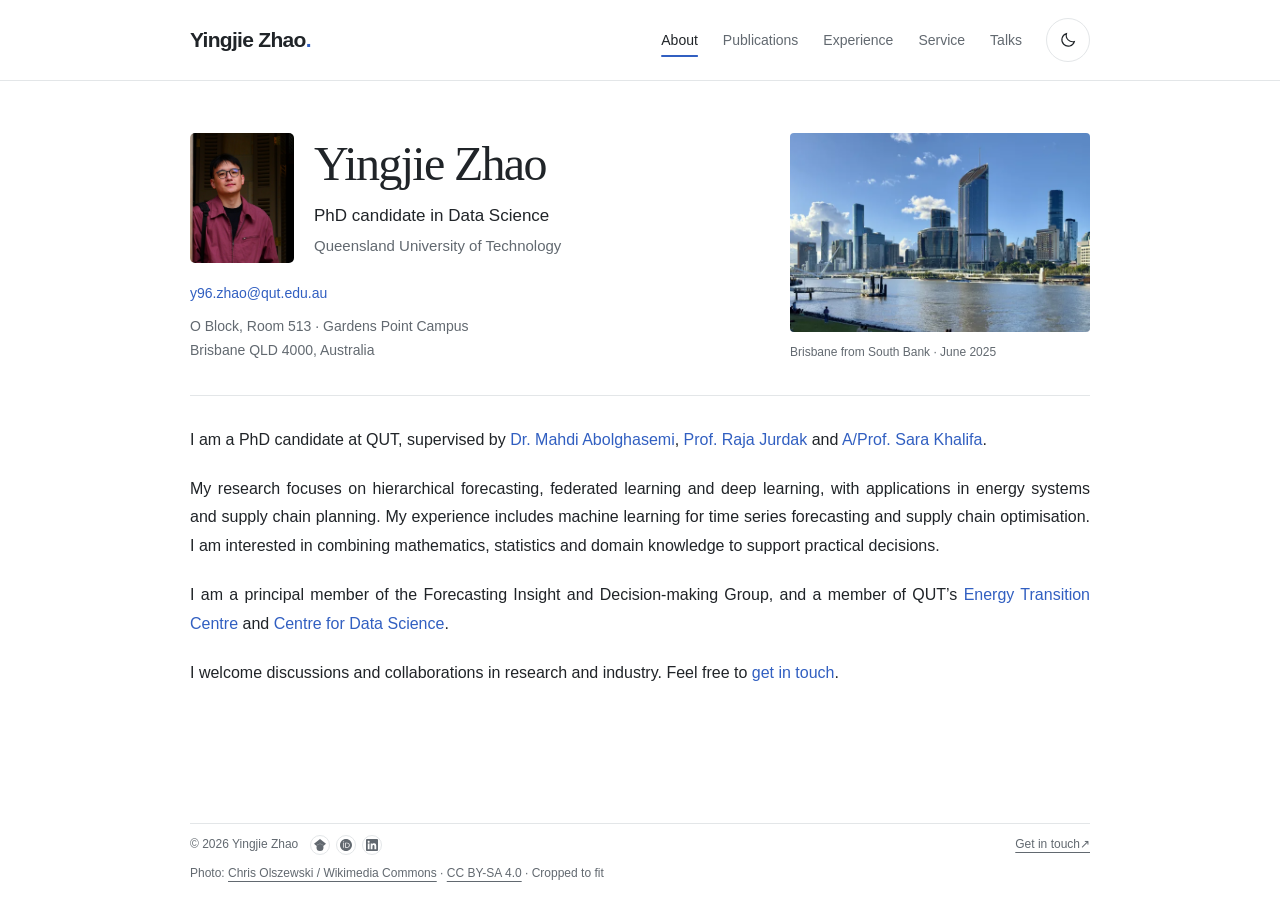
<file: index.html>
<!DOCTYPE html>
<html lang="en">
<head>
<meta charset="UTF-8">
<meta name="viewport" content="width=device-width, initial-scale=1">
<meta name="description" content="Yingjie Zhao — PhD candidate in Data Science at QUT, researching hierarchical forecasting, federated learning and deep learning.">
<meta name="theme-color" content="#ffffff">
<meta property="og:type" content="website">
<meta property="og:title" content="About — Yingjie Zhao">
<meta property="og:description" content="Yingjie Zhao — PhD candidate in Data Science at QUT, researching hierarchical forecasting, federated learning and deep learning.">
<meta property="og:url" content="https://y1ngjiezhao.github.io/">
<meta property="og:image" content="https://y1ngjiezhao.github.io/og.png">
<meta name="twitter:card" content="summary_large_image">
<link rel="canonical" href="https://y1ngjiezhao.github.io/">
<title>About — Yingjie Zhao</title>
<script src="./assets/theme.js"></script>
<link rel="stylesheet" href="./assets/site.css?v=20261113-footer20">
<script src="./assets/site.js" defer></script>
</head>
<body>
<a class="skip-link" href="#main-content">Skip to content</a>
<header class="nav-shell"><nav aria-label="Primary navigation">
<a class="brand" href="./" aria-label="Yingjie Zhao — About">Yingjie Zhao<span class="brand-dot">.</span></a>
<div class="nav-controls"><ul class="nav-links" id="navLinks"><li><a href="./" aria-current="page">About</a></li><li><a href="./publications/">Publications</a></li><li><a href="./experience/">Experience</a></li><li><a href="./service/">Service</a></li><li><a href="./talks/">Talks</a></li></ul>
<button class="theme-button" type="button" aria-label="Switch to dark mode" aria-pressed="false" hidden><svg class="moon" width="18" height="18" viewBox="0 0 24 24" fill="none" stroke="currentColor" stroke-width="1.5" aria-hidden="true"><path d="M20.5 14A8.5 8.5 0 0 1 10 3.5 8.5 8.5 0 1 0 20.5 14Z"/></svg><svg class="sun" width="18" height="18" viewBox="0 0 24 24" fill="none" stroke="currentColor" stroke-width="1.5" aria-hidden="true"><circle cx="12" cy="12" r="4"/><path d="M12 2v2m0 16v2M2 12h2m16 0h2M5 5l1.5 1.5m11 11L19 19M5 19l1.5-1.5m11-11L19 5"/></svg></button>
<button class="menu-button" type="button" aria-label="Open navigation" aria-controls="navLinks" aria-expanded="false" hidden>Menu</button></div>
</nav></header>
<main id="main-content" class="academic-home" tabindex="-1">
  <header class="about-header">
    <div class="about-identity">
      <div class="identity-row">
        <div class="portrait-frame"><img class="profile-photo" src="./avatar.jpg" alt="Portrait of Yingjie Zhao" width="112" height="112"></div>
        <div class="identity-copy">
          <h1 id="about-title">Yingjie Zhao</h1>
          <p class="academic-role">PhD candidate in Data Science</p>
          <p class="academic-affiliation">Queensland University of Technology</p>
        </div>
      </div>
      <div class="about-contact" id="contact">
        <a class="academic-email" href="mailto:y96.zhao@qut.edu.au">y96.zhao@qut.edu.au</a>
        <address>O Block, Room 513 · Gardens Point Campus<br>Brisbane QLD 4000, Australia</address>
      </div>
    </div>
    <figure class="landscape">
      <img src="./assets/brisbane-south-bank-2025-640.webp" srcset="./assets/brisbane-south-bank-2025-640.webp 640w, ./assets/brisbane-south-bank-2025-960.webp 960w" sizes="(max-width: 600px) calc(100vw - 40px), (max-width: 800px) 460px, 300px" alt="Brisbane CBD and Queen’s Wharf seen across the river from South Bank, photographed in June 2025" width="960" height="720" decoding="async" fetchpriority="high">
      <figcaption>Brisbane from South Bank · June 2025</figcaption>
    </figure>
  </header>
  <article class="about-body" aria-label="Biography">
<div class="academic-bio">
        <p>I am a PhD candidate at QUT, supervised by
          <a href="https://sites.google.com/view/mahdiabolghasemi" target="_blank" rel="noopener noreferrer">Dr. Mahdi Abolghasemi</a>,
          <a href="https://www.qut.edu.au/about/our-people/academic-profiles/r.jurdak" target="_blank" rel="noopener noreferrer">Prof. Raja Jurdak</a> and
          <a href="https://www.qut.edu.au/about/our-people/academic-profiles/sara.khalifa" target="_blank" rel="noopener noreferrer">A/Prof. Sara Khalifa</a>.</p>
        <p>My research focuses on hierarchical forecasting, federated learning and deep learning, with applications in energy systems and supply chain planning. My experience includes machine learning for time series forecasting and supply chain optimisation. I am interested in combining mathematics, statistics and domain knowledge to support practical decisions.</p>
        <p>I am a principal member of the Forecasting Insight and Decision-making Group, and a member of QUT’s <a href="https://research.qut.edu.au/energytransition/" target="_blank" rel="noopener noreferrer">Energy Transition Centre</a> and <a href="https://research.qut.edu.au/qutcds/" target="_blank" rel="noopener noreferrer">Centre for Data Science</a>.</p>
        <p>I welcome discussions and collaborations in research and industry. Feel free to <a href="mailto:y96.zhao@qut.edu.au">get in touch</a>.</p>
      </div>
  </article>
</main>
<footer class="footer-with-credit"><div class="footer-main"><div class="footer-identity"><span>© 2026 Yingjie Zhao</span><div class="profile-links" role="group" aria-label="Academic and professional profiles"><a href="https://scholar.google.com/citations?user=XKhaLwgAAAAJ" target="_blank" rel="noopener noreferrer" aria-label="Google Scholar" title="Google Scholar"><span class="profile-icon icon-google-scholar" aria-hidden="true"></span></a>
<a href="https://orcid.org/0009-0004-2223-3048" target="_blank" rel="noopener noreferrer" aria-label="ORCID" title="ORCID"><span class="profile-icon icon-orcid" aria-hidden="true"></span></a>
<a href="https://www.linkedin.com/in/yingj1e-zhao-homepage/" target="_blank" rel="noopener noreferrer" aria-label="LinkedIn" title="LinkedIn"><span class="profile-icon icon-linkedin" aria-hidden="true"></span></a></div></div><a href="mailto:y96.zhao@qut.edu.au">Get in touch <span aria-hidden="true">↗</span></a></div><div class="image-credit">Photo: <a href="https://commons.wikimedia.org/wiki/File:Brisbane_CBD_seen_from_South_Bank,_2025,_01.jpg" target="_blank" rel="noopener noreferrer">Chris Olszewski / Wikimedia Commons</a> · <a href="https://creativecommons.org/licenses/by-sa/4.0/" target="_blank" rel="noopener noreferrer">CC BY-SA 4.0</a> · Cropped to fit</div></footer>

</body></html>
</file>
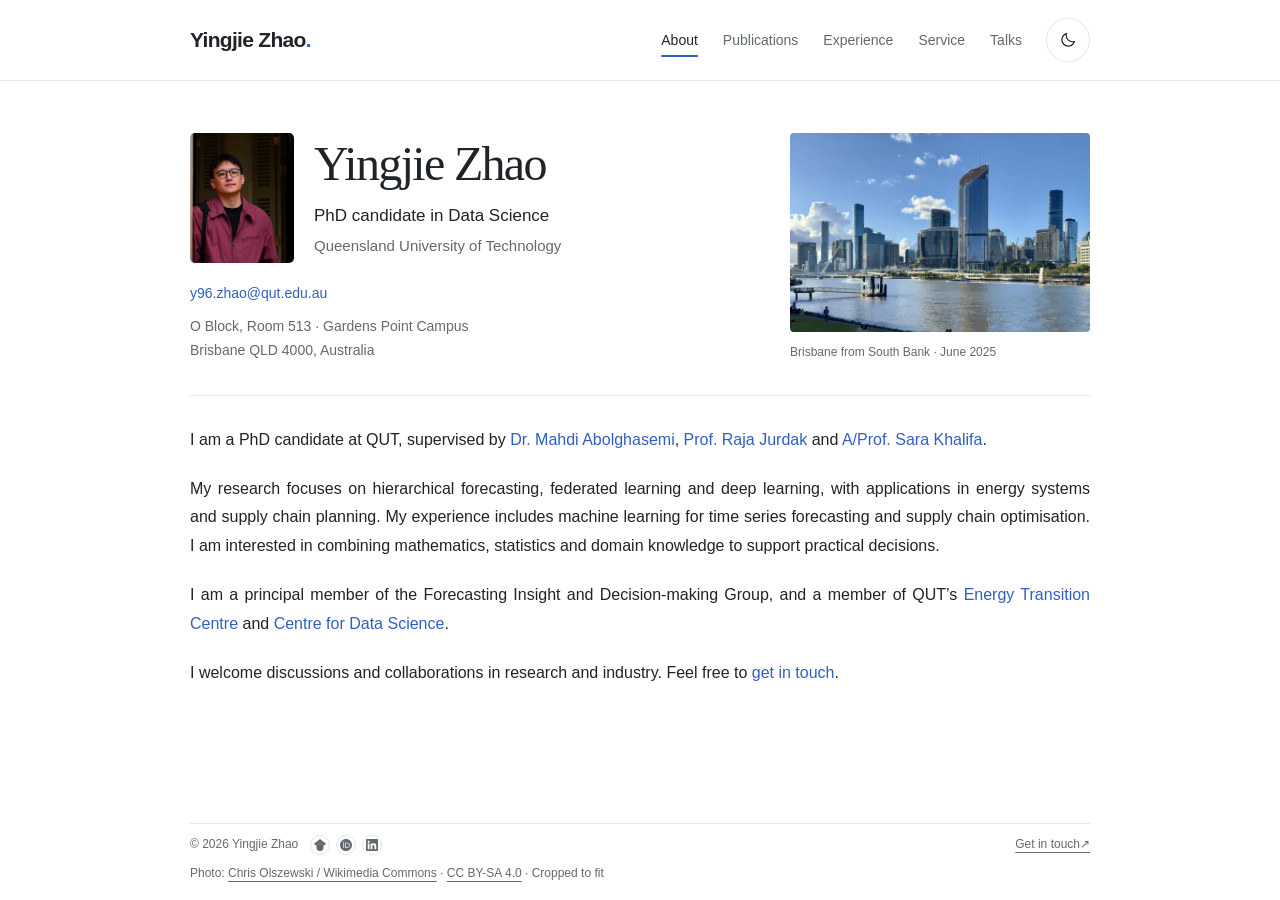
<file: about/index.html>
<!DOCTYPE html>
<html lang="en">
<head>
<meta charset="UTF-8">
<meta name="viewport" content="width=device-width, initial-scale=1">
<meta http-equiv="refresh" content="0; url=../">
<link rel="canonical" href="https://y1ngjiezhao.github.io/">
<title>About — Yingjie Zhao</title>
</head>
<body><p><a href="../">Continue to About — Yingjie Zhao</a></p></body>
</html>
</file>
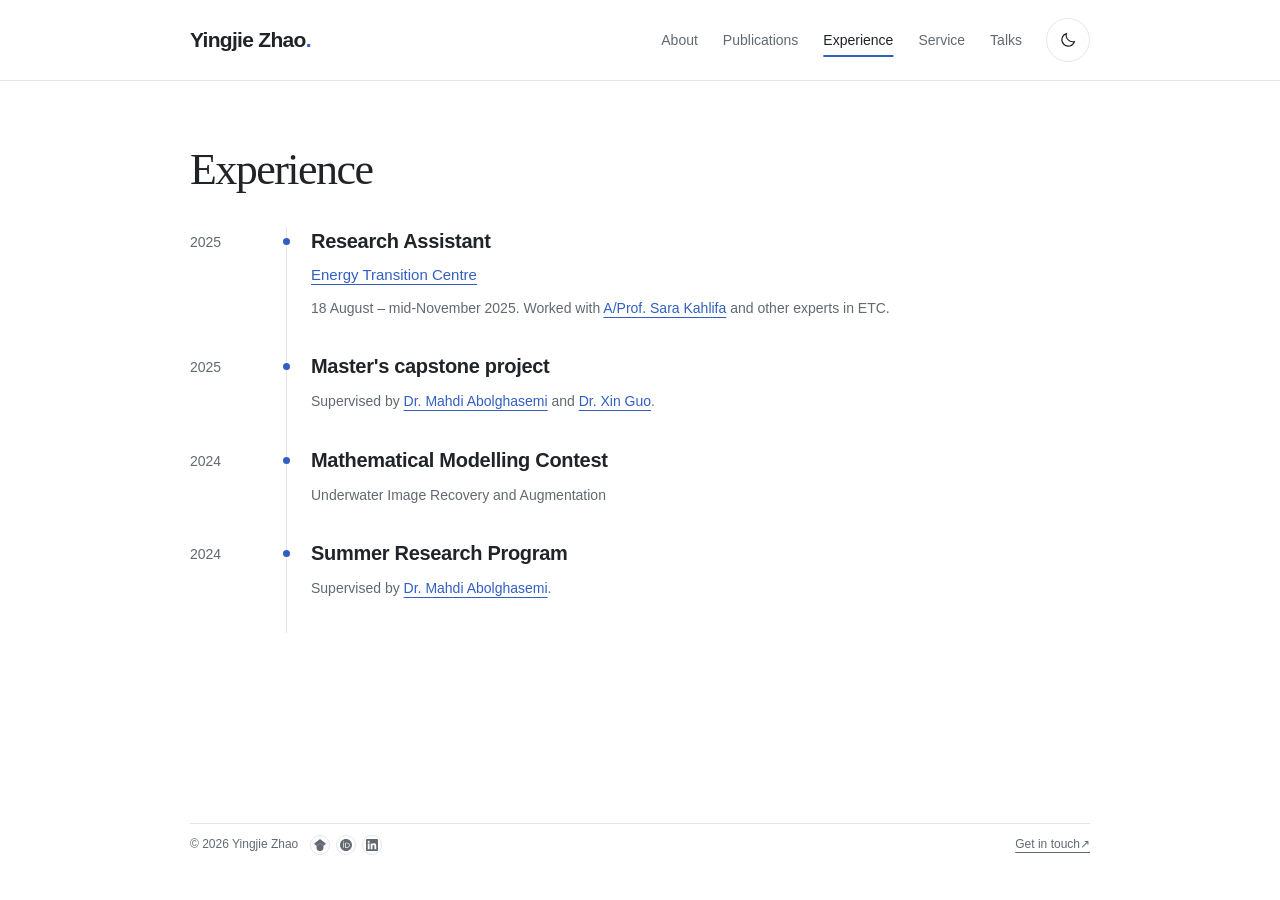
<file: experience/index.html>
<!DOCTYPE html>
<html lang="en">
<head>
<meta charset="UTF-8">
<meta name="viewport" content="width=device-width, initial-scale=1">
<meta name="description" content="Research projects and academic experience of Yingjie Zhao.">
<meta name="theme-color" content="#ffffff">
<meta property="og:type" content="website">
<meta property="og:title" content="Experience — Yingjie Zhao">
<meta property="og:description" content="Research projects and academic experience of Yingjie Zhao.">
<meta property="og:url" content="https://y1ngjiezhao.github.io/experience/">
<meta property="og:image" content="https://y1ngjiezhao.github.io/og.png">
<meta name="twitter:card" content="summary_large_image">
<link rel="canonical" href="https://y1ngjiezhao.github.io/experience/">
<title>Experience — Yingjie Zhao</title>
<script src="../assets/theme.js"></script>
<link rel="stylesheet" href="../assets/site.css?v=20261113-footer20">
<script src="../assets/site.js" defer></script>
</head>
<body>
<a class="skip-link" href="#main-content">Skip to content</a>
<header class="nav-shell"><nav aria-label="Primary navigation">
<a class="brand" href="../" aria-label="Yingjie Zhao — About">Yingjie Zhao<span class="brand-dot">.</span></a>
<div class="nav-controls"><ul class="nav-links" id="navLinks"><li><a href="../">About</a></li><li><a href="../publications/">Publications</a></li><li><a href="../experience/" aria-current="page">Experience</a></li><li><a href="../service/">Service</a></li><li><a href="../talks/">Talks</a></li></ul>
<button class="theme-button" type="button" aria-label="Switch to dark mode" aria-pressed="false" hidden><svg class="moon" width="18" height="18" viewBox="0 0 24 24" fill="none" stroke="currentColor" stroke-width="1.5" aria-hidden="true"><path d="M20.5 14A8.5 8.5 0 0 1 10 3.5 8.5 8.5 0 1 0 20.5 14Z"/></svg><svg class="sun" width="18" height="18" viewBox="0 0 24 24" fill="none" stroke="currentColor" stroke-width="1.5" aria-hidden="true"><circle cx="12" cy="12" r="4"/><path d="M12 2v2m0 16v2M2 12h2m16 0h2M5 5l1.5 1.5m11 11L19 19M5 19l1.5-1.5m11-11L19 5"/></svg></button>
<button class="menu-button" type="button" aria-label="Open navigation" aria-controls="navLinks" aria-expanded="false" hidden>Menu</button></div>
</nav></header>
<main id="main-content" tabindex="-1"><section class="content-section" id="experience" aria-labelledby="experience-title">
      <div class="section-kicker">
        <h1 id="experience-title">Experience</h1>
      </div>
      <div class="section-content">
        <ul class="experience-list">
          <li>
            <span class="experience-year">2025</span>
            <div class="experience-copy">
              <h2 class="experience-title">Research Assistant</h2>
              <p class="experience-institution"><a href="https://research.qut.edu.au/energytransition/" target="_blank" rel="noopener noreferrer">Energy Transition Centre</a></p>
              <p class="experience-description">18 August – mid-November 2025. Worked with <a href="https://www.qut.edu.au/about/our-people/academic-profiles/sara.khalifa" target="_blank" rel="noopener noreferrer">A/Prof. Sara Kahlifa</a> and other experts in ETC.</p>
            </div>
          </li>
          <li>
            <span class="experience-year">2025</span>
            <div class="experience-copy">
              <h2 class="experience-title">Master's capstone project</h2>
              <p class="experience-description">Supervised by <a href="https://sites.google.com/view/mahdiabolghasemi" target="_blank" rel="noopener noreferrer">Dr. Mahdi Abolghasemi</a> and <a href="https://people.smp.uq.edu.au/XinGuo/" target="_blank" rel="noopener noreferrer">Dr. Xin Guo</a>.</p>
            </div>
          </li>
          <li>
            <span class="experience-year">2024</span>
            <div class="experience-copy">
              <h2 class="experience-title">Mathematical Modelling Contest</h2>
              <p class="experience-description">Underwater Image Recovery and Augmentation</p>
            </div>
          </li>
          <li>
            <span class="experience-year">2024</span>
            <div class="experience-copy">
              <h2 class="experience-title">Summer Research Program</h2>
              <p class="experience-description">Supervised by <a href="https://sites.google.com/view/mahdiabolghasemi" target="_blank" rel="noopener noreferrer">Dr. Mahdi Abolghasemi</a>.</p>
            </div>
          </li>
        </ul>
      </div>
    </section></main>
<footer><div class="footer-identity"><span>© 2026 Yingjie Zhao</span><div class="profile-links" role="group" aria-label="Academic and professional profiles"><a href="https://scholar.google.com/citations?user=XKhaLwgAAAAJ" target="_blank" rel="noopener noreferrer" aria-label="Google Scholar" title="Google Scholar"><span class="profile-icon icon-google-scholar" aria-hidden="true"></span></a>
<a href="https://orcid.org/0009-0004-2223-3048" target="_blank" rel="noopener noreferrer" aria-label="ORCID" title="ORCID"><span class="profile-icon icon-orcid" aria-hidden="true"></span></a>
<a href="https://www.linkedin.com/in/yingj1e-zhao-homepage/" target="_blank" rel="noopener noreferrer" aria-label="LinkedIn" title="LinkedIn"><span class="profile-icon icon-linkedin" aria-hidden="true"></span></a></div></div><a href="mailto:y96.zhao@qut.edu.au">Get in touch <span aria-hidden="true">↗</span></a></footer>
</body></html>
</file>
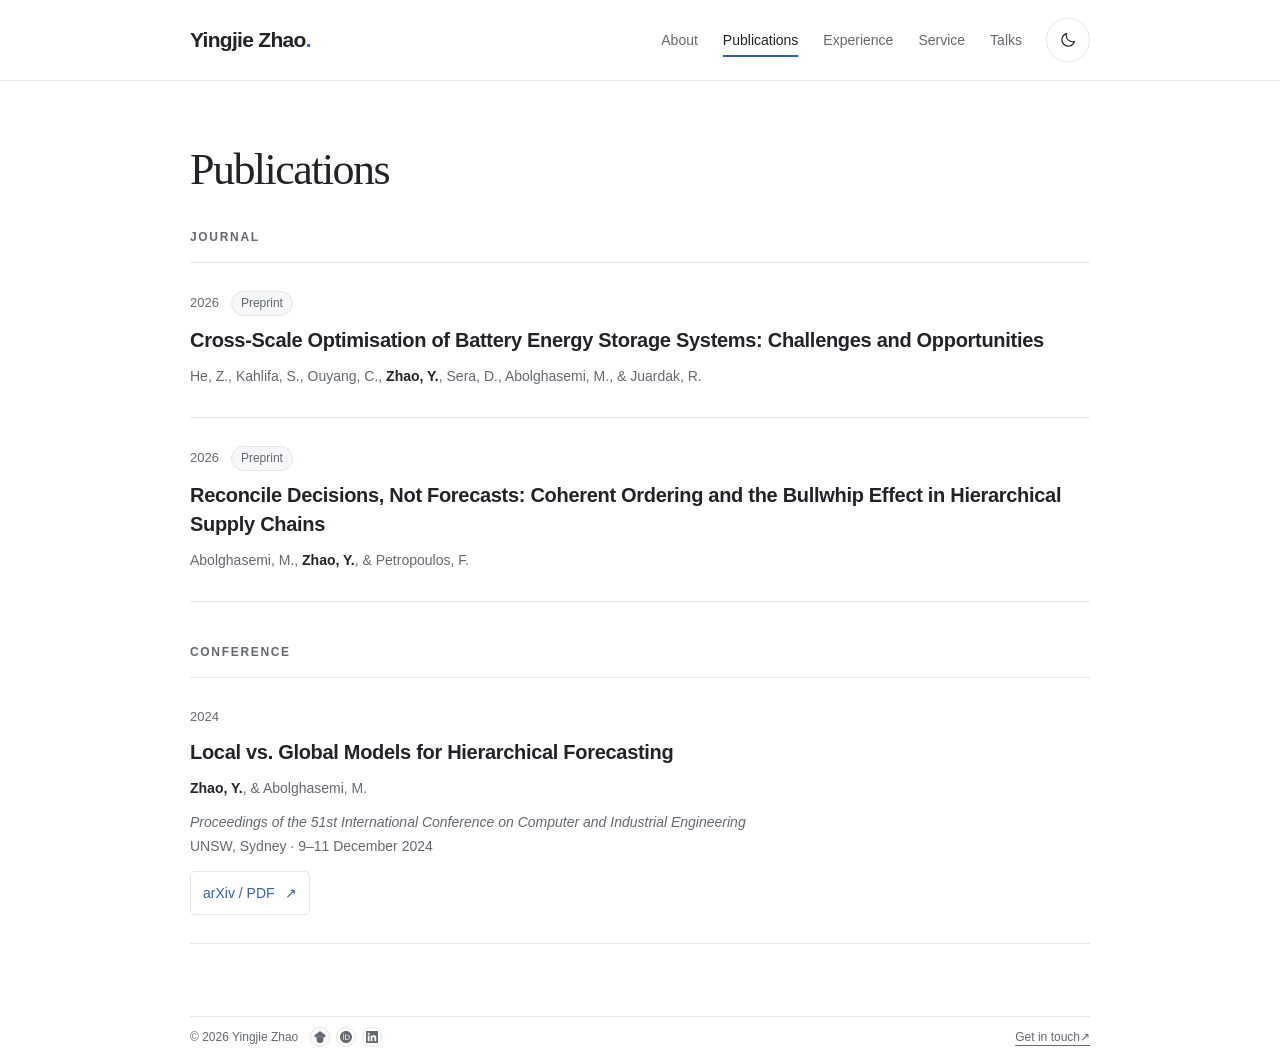
<file: publications/index.html>
<!DOCTYPE html>
<html lang="en">
<head>
<meta charset="UTF-8">
<meta name="viewport" content="width=device-width, initial-scale=1">
<meta name="description" content="Journal preprints and conference publications by Yingjie Zhao.">
<meta name="theme-color" content="#ffffff">
<meta property="og:type" content="website">
<meta property="og:title" content="Publications — Yingjie Zhao">
<meta property="og:description" content="Journal preprints and conference publications by Yingjie Zhao.">
<meta property="og:url" content="https://y1ngjiezhao.github.io/publications/">
<meta property="og:image" content="https://y1ngjiezhao.github.io/og.png">
<meta name="twitter:card" content="summary_large_image">
<link rel="canonical" href="https://y1ngjiezhao.github.io/publications/">
<title>Publications — Yingjie Zhao</title>
<script src="../assets/theme.js"></script>
<link rel="stylesheet" href="../assets/site.css?v=20261113-footer20">
<script src="../assets/site.js" defer></script>
</head>
<body>
<a class="skip-link" href="#main-content">Skip to content</a>
<header class="nav-shell"><nav aria-label="Primary navigation">
<a class="brand" href="../" aria-label="Yingjie Zhao — About">Yingjie Zhao<span class="brand-dot">.</span></a>
<div class="nav-controls"><ul class="nav-links" id="navLinks"><li><a href="../">About</a></li><li><a href="../publications/" aria-current="page">Publications</a></li><li><a href="../experience/">Experience</a></li><li><a href="../service/">Service</a></li><li><a href="../talks/">Talks</a></li></ul>
<button class="theme-button" type="button" aria-label="Switch to dark mode" aria-pressed="false" hidden><svg class="moon" width="18" height="18" viewBox="0 0 24 24" fill="none" stroke="currentColor" stroke-width="1.5" aria-hidden="true"><path d="M20.5 14A8.5 8.5 0 0 1 10 3.5 8.5 8.5 0 1 0 20.5 14Z"/></svg><svg class="sun" width="18" height="18" viewBox="0 0 24 24" fill="none" stroke="currentColor" stroke-width="1.5" aria-hidden="true"><circle cx="12" cy="12" r="4"/><path d="M12 2v2m0 16v2M2 12h2m16 0h2M5 5l1.5 1.5m11 11L19 19M5 19l1.5-1.5m11-11L19 5"/></svg></button>
<button class="menu-button" type="button" aria-label="Open navigation" aria-controls="navLinks" aria-expanded="false" hidden>Menu</button></div>
</nav></header>
<main id="main-content" tabindex="-1"><section class="content-section" id="publications" aria-labelledby="publications-title">
      <div class="section-kicker">
        <h1 id="publications-title">Publications</h1>
      </div>
      <div class="section-content">
        <div class="publication-group">
          <h2 class="group-label">Journal</h2>
          <ul class="item-list">
            <li class="item-card">
              <div class="publication-meta"><span class="publication-year">2026</span><span class="publication-status">Preprint</span></div>
              <h3 class="publication-title">Cross-Scale Optimisation of Battery Energy Storage Systems: Challenges and Opportunities</h3>
              <p class="publication-authors">He, Z., Kahlifa, S., Ouyang, C., <strong>Zhao, Y.</strong>, Sera, D., Abolghasemi, M., &amp; Juardak, R.</p>
            </li>
            <li class="item-card">
              <div class="publication-meta"><span class="publication-year">2026</span><span class="publication-status">Preprint</span></div>
              <h3 class="publication-title">Reconcile Decisions, Not Forecasts: Coherent Ordering and the Bullwhip Effect in Hierarchical Supply Chains</h3>
              <p class="publication-authors">Abolghasemi, M., <strong>Zhao, Y.</strong>, &amp; Petropoulos, F.</p>
            </li>
          </ul>
        </div>

        <div class="publication-group">
          <h2 class="group-label">Conference</h2>
          <ul class="item-list">
            <li class="item-card">
              <div class="publication-meta"><span class="publication-year">2024</span></div>
              <h3 class="publication-title">Local vs. Global Models for Hierarchical Forecasting</h3>
              <p class="publication-authors"><strong>Zhao, Y.</strong>, &amp; Abolghasemi, M.</p>
              <p class="publication-venue"><em>Proceedings of the 51st International Conference on Computer and Industrial Engineering</em><br>UNSW, Sydney · 9–11 December 2024</p>
              <div class="publication-links"><a href="https://arxiv.org/pdf/2411.06394" target="_blank" rel="noopener noreferrer" aria-label="Read Local vs. Global Models for Hierarchical Forecasting on arXiv">arXiv / PDF <span aria-hidden="true">↗</span></a></div>
            </li>
          </ul>
        </div>
      </div>
    </section></main>
<footer><div class="footer-identity"><span>© 2026 Yingjie Zhao</span><div class="profile-links" role="group" aria-label="Academic and professional profiles"><a href="https://scholar.google.com/citations?user=XKhaLwgAAAAJ" target="_blank" rel="noopener noreferrer" aria-label="Google Scholar" title="Google Scholar"><span class="profile-icon icon-google-scholar" aria-hidden="true"></span></a>
<a href="https://orcid.org/0009-0004-2223-3048" target="_blank" rel="noopener noreferrer" aria-label="ORCID" title="ORCID"><span class="profile-icon icon-orcid" aria-hidden="true"></span></a>
<a href="https://www.linkedin.com/in/yingj1e-zhao-homepage/" target="_blank" rel="noopener noreferrer" aria-label="LinkedIn" title="LinkedIn"><span class="profile-icon icon-linkedin" aria-hidden="true"></span></a></div></div><a href="mailto:y96.zhao@qut.edu.au">Get in touch <span aria-hidden="true">↗</span></a></footer>
</body></html>
</file>
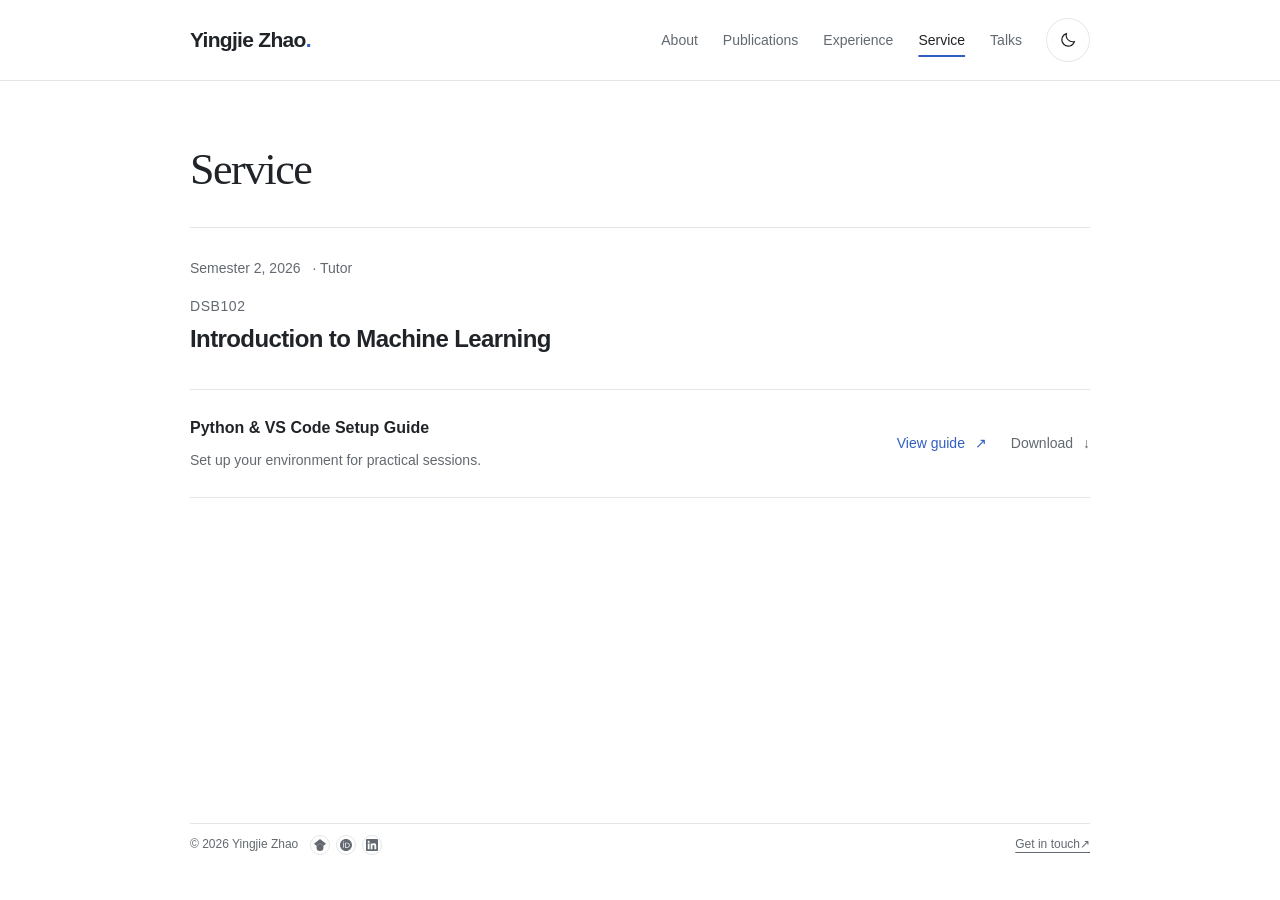
<file: service/index.html>
<!DOCTYPE html>
<html lang="en">
<head>
<meta charset="UTF-8">
<meta name="viewport" content="width=device-width, initial-scale=1">
<meta name="description" content="Teaching resources from Yingjie Zhao, including DSB102 Introduction to Machine Learning.">
<meta name="theme-color" content="#ffffff">
<meta property="og:type" content="website">
<meta property="og:title" content="Service — Yingjie Zhao">
<meta property="og:description" content="Teaching resources from Yingjie Zhao, including DSB102 Introduction to Machine Learning.">
<meta property="og:url" content="https://y1ngjiezhao.github.io/service/">
<meta property="og:image" content="https://y1ngjiezhao.github.io/og.png">
<meta name="twitter:card" content="summary_large_image">
<link rel="canonical" href="https://y1ngjiezhao.github.io/service/">
<title>Service — Yingjie Zhao</title>
<script src="../assets/theme.js"></script>
<link rel="stylesheet" href="../assets/site.css?v=20261113-footer20">
<script src="../assets/site.js" defer></script>
</head>
<body>
<a class="skip-link" href="#main-content">Skip to content</a>
<header class="nav-shell"><nav aria-label="Primary navigation">
<a class="brand" href="../" aria-label="Yingjie Zhao — About">Yingjie Zhao<span class="brand-dot">.</span></a>
<div class="nav-controls"><ul class="nav-links" id="navLinks"><li><a href="../">About</a></li><li><a href="../publications/">Publications</a></li><li><a href="../experience/">Experience</a></li><li><a href="../service/" aria-current="page">Service</a></li><li><a href="../talks/">Talks</a></li></ul>
<button class="theme-button" type="button" aria-label="Switch to dark mode" aria-pressed="false" hidden><svg class="moon" width="18" height="18" viewBox="0 0 24 24" fill="none" stroke="currentColor" stroke-width="1.5" aria-hidden="true"><path d="M20.5 14A8.5 8.5 0 0 1 10 3.5 8.5 8.5 0 1 0 20.5 14Z"/></svg><svg class="sun" width="18" height="18" viewBox="0 0 24 24" fill="none" stroke="currentColor" stroke-width="1.5" aria-hidden="true"><circle cx="12" cy="12" r="4"/><path d="M12 2v2m0 16v2M2 12h2m16 0h2M5 5l1.5 1.5m11 11L19 19M5 19l1.5-1.5m11-11L19 5"/></svg></button>
<button class="menu-button" type="button" aria-label="Open navigation" aria-controls="navLinks" aria-expanded="false" hidden>Menu</button></div>
</nav></header>
<main id="main-content" tabindex="-1">
  <section class="content-section" aria-labelledby="service-title">
  <div class="section-kicker"><h1 id="service-title">Service</h1></div>
  <section class="teaching" aria-labelledby="course-title">
    <div class="teaching-heading">
      <p class="teaching-term">Semester 2, 2026 <span>· Tutor</span></p>
      <h2 id="course-title"><span class="course-code">DSB102</span>Introduction to Machine Learning</h2>
    </div>
    <ul class="resource-list" aria-label="Course resources">
      <li class="resource">
        <div class="resource-info">
          <h3>Python &amp; VS Code Setup Guide</h3>
          <p>Set up your environment for practical sessions.</p>
        </div>
        <div class="resource-actions">
          <a href="../downloads/Python_VSCode_Setup_Guide.html" target="_blank" rel="noopener noreferrer">View guide <span aria-hidden="true">↗</span></a>
          <a href="../downloads/Python_VSCode_Setup_Guide.html" download aria-label="Download Python and VS Code Setup Guide">Download <span aria-hidden="true">↓</span></a>
        </div>
      </li>
    </ul>
  </section>
  </section>
</main>
<footer><div class="footer-identity"><span>© 2026 Yingjie Zhao</span><div class="profile-links" role="group" aria-label="Academic and professional profiles"><a href="https://scholar.google.com/citations?user=XKhaLwgAAAAJ" target="_blank" rel="noopener noreferrer" aria-label="Google Scholar" title="Google Scholar"><span class="profile-icon icon-google-scholar" aria-hidden="true"></span></a>
<a href="https://orcid.org/0009-0004-2223-3048" target="_blank" rel="noopener noreferrer" aria-label="ORCID" title="ORCID"><span class="profile-icon icon-orcid" aria-hidden="true"></span></a>
<a href="https://www.linkedin.com/in/yingj1e-zhao-homepage/" target="_blank" rel="noopener noreferrer" aria-label="LinkedIn" title="LinkedIn"><span class="profile-icon icon-linkedin" aria-hidden="true"></span></a></div></div><a href="mailto:y96.zhao@qut.edu.au">Get in touch <span aria-hidden="true">↗</span></a></footer>
</body></html>
</file>
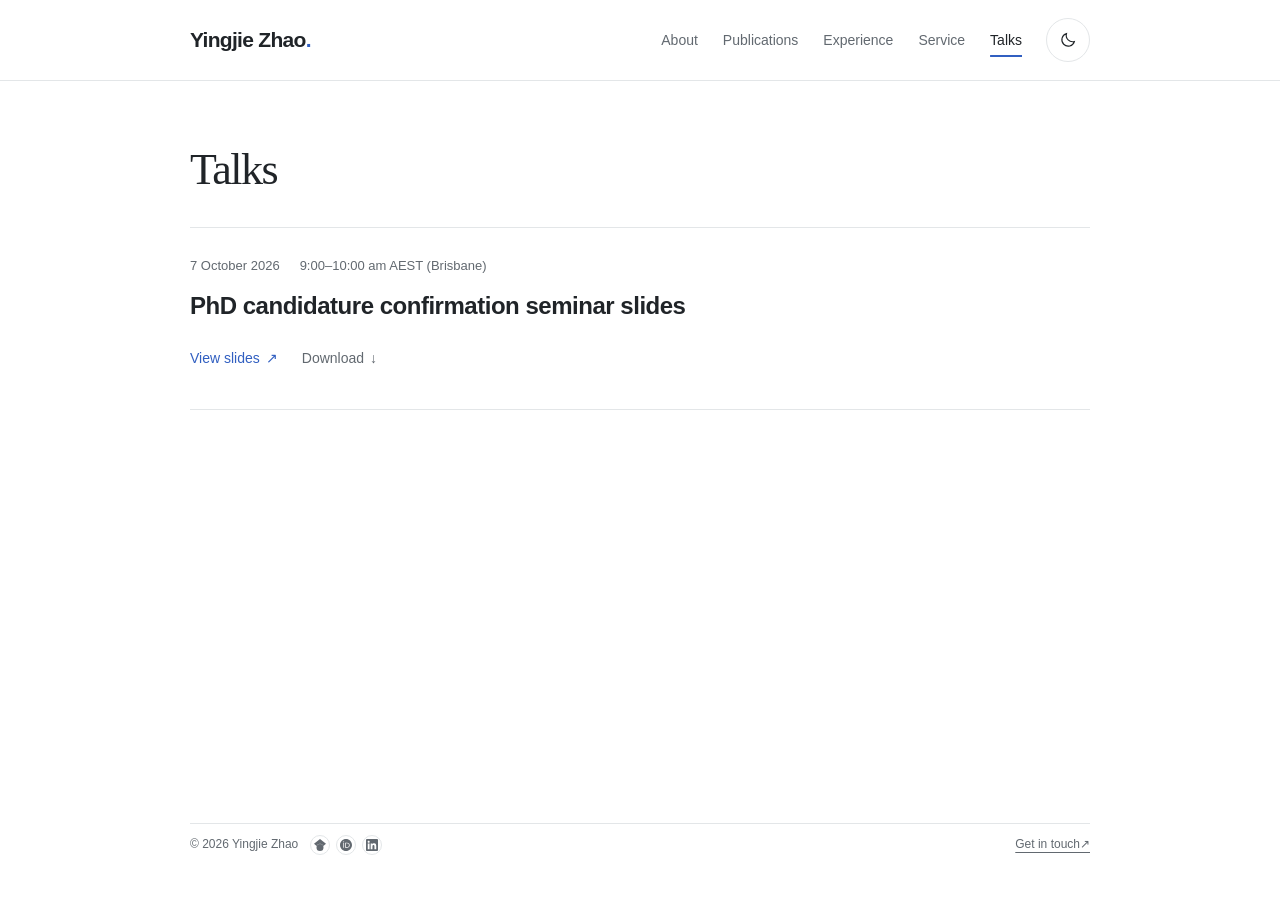
<file: talks/index.html>
<!DOCTYPE html>
<html lang="en">
<head>
<meta charset="UTF-8">
<meta name="viewport" content="width=device-width, initial-scale=1">
<meta name="description" content="Seminar slides and talks by Yingjie Zhao.">
<meta name="theme-color" content="#ffffff">
<meta property="og:type" content="website">
<meta property="og:title" content="Talks — Yingjie Zhao">
<meta property="og:description" content="Seminar slides and talks by Yingjie Zhao.">
<meta property="og:url" content="https://y1ngjiezhao.github.io/talks/">
<meta property="og:image" content="https://y1ngjiezhao.github.io/og.png">
<meta name="twitter:card" content="summary_large_image">
<link rel="canonical" href="https://y1ngjiezhao.github.io/talks/">
<title>Talks — Yingjie Zhao</title>
<script src="../assets/theme.js"></script>
<link rel="stylesheet" href="../assets/site.css?v=20261113-footer20">
<script src="../assets/site.js" defer></script>
</head>
<body>
<a class="skip-link" href="#main-content">Skip to content</a>
<header class="nav-shell"><nav aria-label="Primary navigation">
<a class="brand" href="../" aria-label="Yingjie Zhao — About">Yingjie Zhao<span class="brand-dot">.</span></a>
<div class="nav-controls"><ul class="nav-links" id="navLinks"><li><a href="../">About</a></li><li><a href="../publications/">Publications</a></li><li><a href="../experience/">Experience</a></li><li><a href="../service/">Service</a></li><li><a href="../talks/" aria-current="page">Talks</a></li></ul>
<button class="theme-button" type="button" aria-label="Switch to dark mode" aria-pressed="false" hidden><svg class="moon" width="18" height="18" viewBox="0 0 24 24" fill="none" stroke="currentColor" stroke-width="1.5" aria-hidden="true"><path d="M20.5 14A8.5 8.5 0 0 1 10 3.5 8.5 8.5 0 1 0 20.5 14Z"/></svg><svg class="sun" width="18" height="18" viewBox="0 0 24 24" fill="none" stroke="currentColor" stroke-width="1.5" aria-hidden="true"><circle cx="12" cy="12" r="4"/><path d="M12 2v2m0 16v2M2 12h2m16 0h2M5 5l1.5 1.5m11 11L19 19M5 19l1.5-1.5m11-11L19 5"/></svg></button>
<button class="menu-button" type="button" aria-label="Open navigation" aria-controls="navLinks" aria-expanded="false" hidden>Menu</button></div>
</nav></header>
<main id="main-content" tabindex="-1">
  <section class="content-section" aria-labelledby="talks-title">
    <div class="section-kicker"><h1 id="talks-title">Talks</h1></div>
    <ul class="resource-list" aria-label="Talks and seminar slides">
      <li class="resource talk-entry">
        <div class="resource-info">
          <p class="talk-date"><time datetime="2026-10-07">7 October 2026</time><span><time datetime="2026-10-07T09:00:00+10:00">9:00</time>–<time datetime="2026-10-07T10:00:00+10:00">10:00 am</time> AEST (Brisbane)</span></p>
          <h2 class="talk-title">PhD candidature confirmation seminar slides</h2>
        </div>
        <div class="resource-actions">
          <a href="./yjz_confirmation_seminar.html" target="_blank" rel="noopener noreferrer" aria-label="View PhD candidature confirmation seminar slides">View slides <span aria-hidden="true">↗</span></a>
          <a href="./yjz_confirmation_seminar.html" download aria-label="Download PhD candidature confirmation seminar slides">Download <span aria-hidden="true">↓</span></a>
        </div>
      </li>
    </ul>
  </section>
</main>
<footer><div class="footer-identity"><span>© 2026 Yingjie Zhao</span><div class="profile-links" role="group" aria-label="Academic and professional profiles"><a href="https://scholar.google.com/citations?user=XKhaLwgAAAAJ" target="_blank" rel="noopener noreferrer" aria-label="Google Scholar" title="Google Scholar"><span class="profile-icon icon-google-scholar" aria-hidden="true"></span></a>
<a href="https://orcid.org/0009-0004-2223-3048" target="_blank" rel="noopener noreferrer" aria-label="ORCID" title="ORCID"><span class="profile-icon icon-orcid" aria-hidden="true"></span></a>
<a href="https://www.linkedin.com/in/yingj1e-zhao-homepage/" target="_blank" rel="noopener noreferrer" aria-label="LinkedIn" title="LinkedIn"><span class="profile-icon icon-linkedin" aria-hidden="true"></span></a></div></div><a href="mailto:y96.zhao@qut.edu.au">Get in touch <span aria-hidden="true">↗</span></a></footer>
</body></html>
</file>
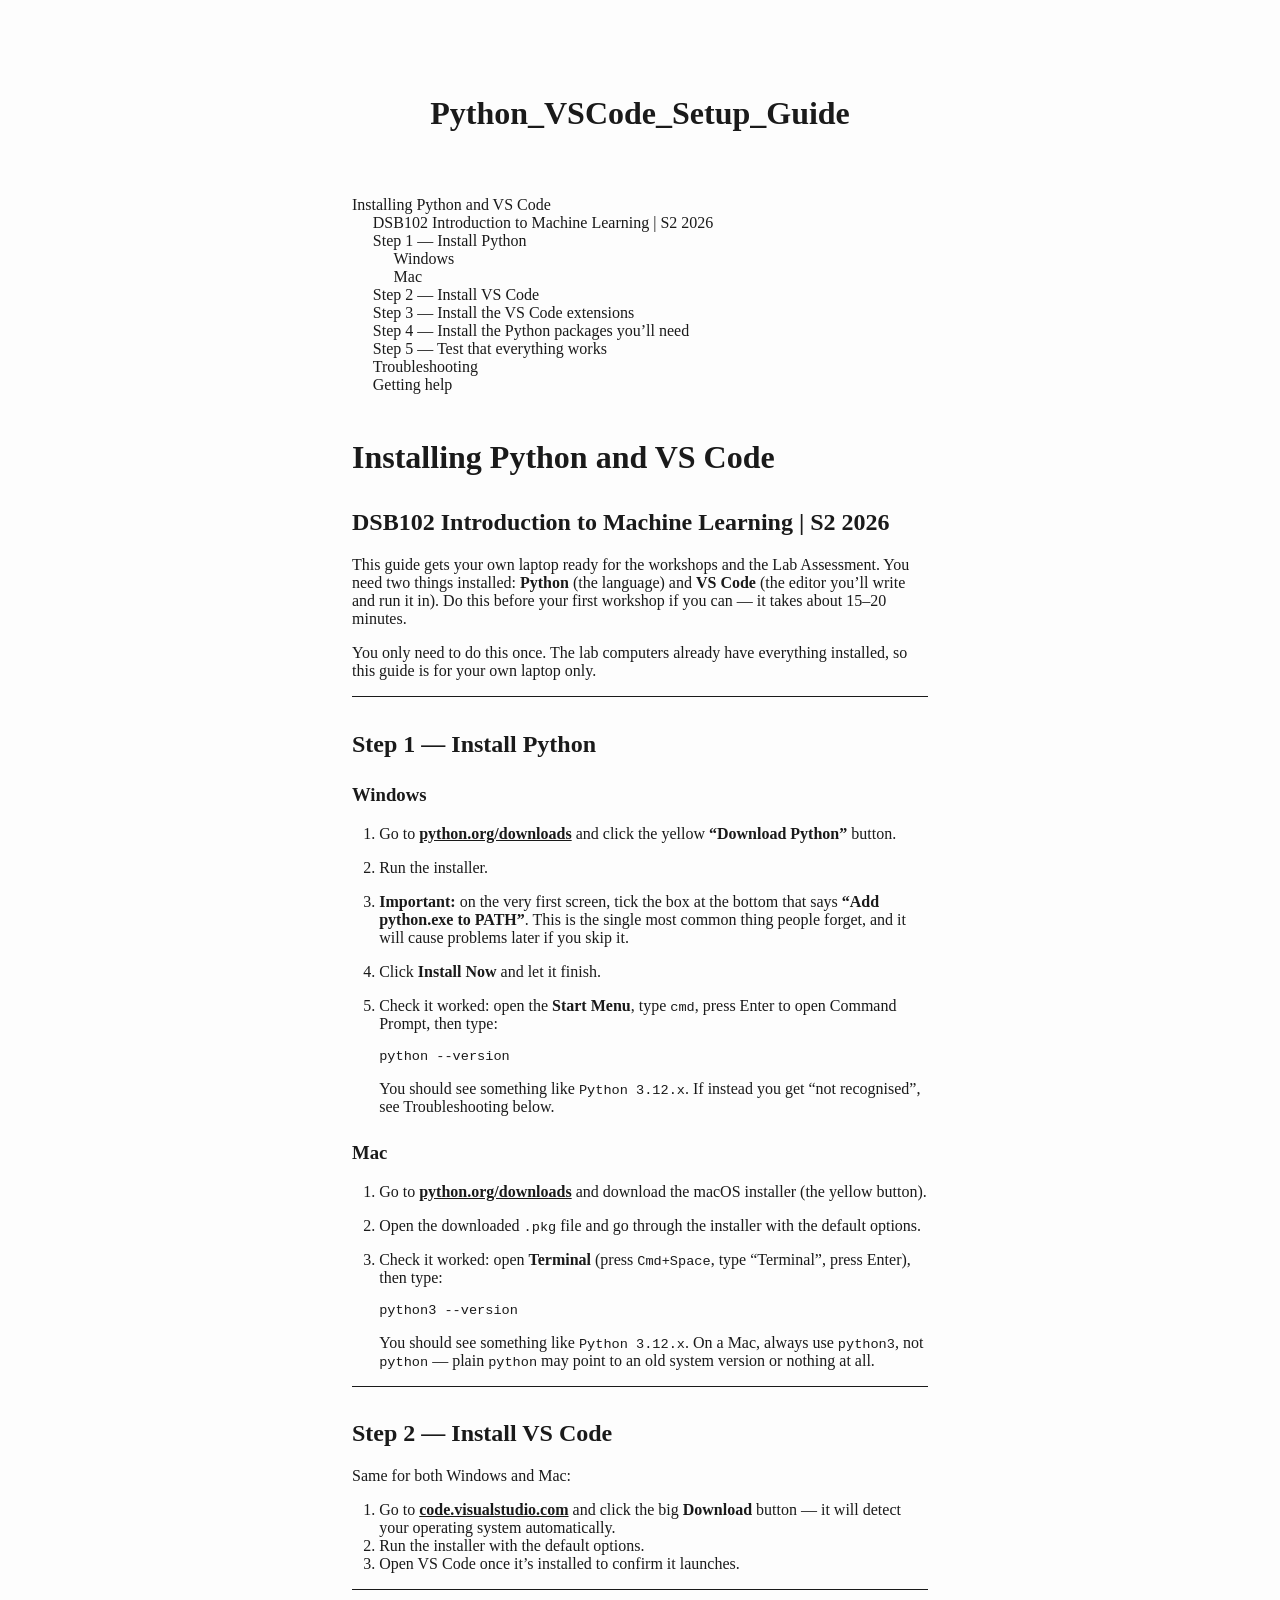
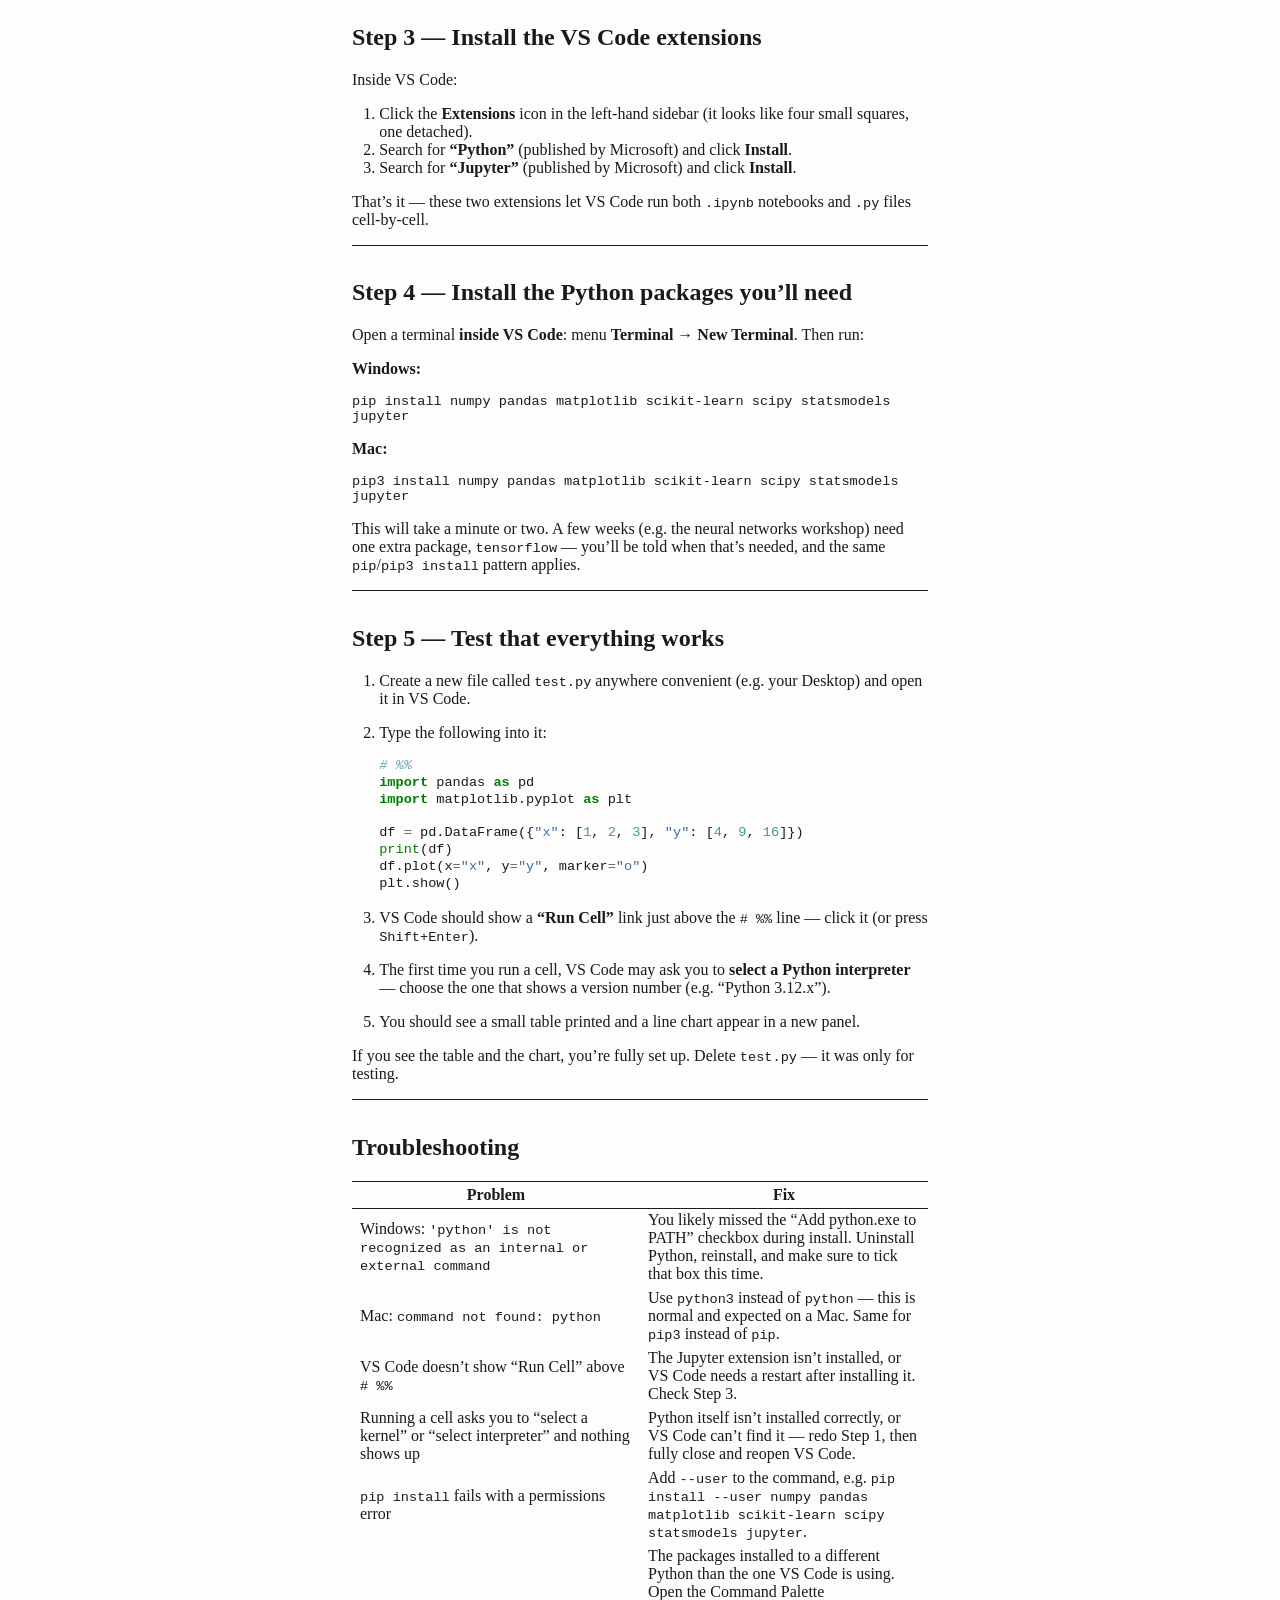
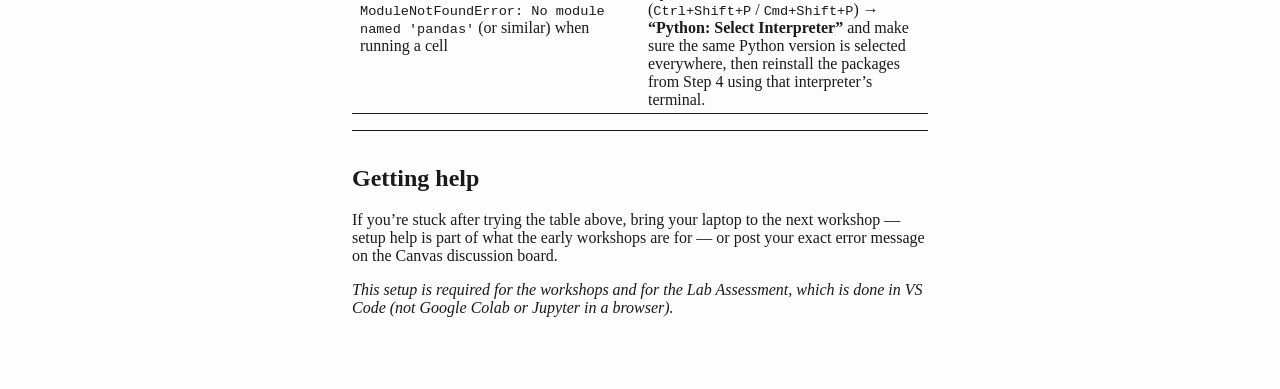
<file: downloads/Python_VSCode_Setup_Guide.html>
<!DOCTYPE html>
<html xmlns="http://www.w3.org/1999/xhtml" lang="" xml:lang="">
<head>
  <meta charset="utf-8" />
  <meta name="generator" content="pandoc" />
  <meta name="viewport" content="width=device-width, initial-scale=1.0, user-scalable=yes" />
  <title>Python_VSCode_Setup_Guide</title>
  <style>
    html {
      color: #1a1a1a;
      background-color: #fdfdfd;
    }
    body {
      margin: 0 auto;
      max-width: 36em;
      padding-left: 50px;
      padding-right: 50px;
      padding-top: 50px;
      padding-bottom: 50px;
      hyphens: auto;
      overflow-wrap: break-word;
      text-rendering: optimizeLegibility;
      font-kerning: normal;
    }
    @media (max-width: 600px) {
      body {
        font-size: 0.9em;
        padding: 12px;
      }
      h1 {
        font-size: 1.8em;
      }
    }
    @media print {
      html {
        background-color: white;
      }
      body {
        background-color: transparent;
        color: black;
        font-size: 12pt;
      }
      p, h2, h3 {
        orphans: 3;
        widows: 3;
      }
      h2, h3, h4 {
        page-break-after: avoid;
      }
    }
    p {
      margin: 1em 0;
    }
    a {
      color: #1a1a1a;
    }
    a:visited {
      color: #1a1a1a;
    }
    img {
      max-width: 100%;
    }
    svg {
      height: auto;
      max-width: 100%;
    }
    h1, h2, h3, h4, h5, h6 {
      margin-top: 1.4em;
    }
    h5, h6 {
      font-size: 1em;
      font-style: italic;
    }
    h6 {
      font-weight: normal;
    }
    ol, ul {
      padding-left: 1.7em;
      margin-top: 1em;
    }
    li > ol, li > ul {
      margin-top: 0;
    }
    blockquote {
      margin: 1em 0 1em 1.7em;
      padding-left: 1em;
      border-left: 2px solid #e6e6e6;
      color: #606060;
    }
    code {
      font-family: Menlo, Monaco, Consolas, 'Lucida Console', monospace;
      font-size: 85%;
      margin: 0;
      hyphens: manual;
    }
    pre {
      margin: 1em 0;
      overflow: auto;
    }
    pre code {
      padding: 0;
      overflow: visible;
      overflow-wrap: normal;
    }
    .sourceCode {
     background-color: transparent;
     overflow: visible;
    }
    hr {
      background-color: #1a1a1a;
      border: none;
      height: 1px;
      margin: 1em 0;
    }
    table {
      margin: 1em 0;
      border-collapse: collapse;
      width: 100%;
      overflow-x: auto;
      display: block;
      font-variant-numeric: lining-nums tabular-nums;
    }
    table caption {
      margin-bottom: 0.75em;
    }
    tbody {
      margin-top: 0.5em;
      border-top: 1px solid #1a1a1a;
      border-bottom: 1px solid #1a1a1a;
    }
    th {
      border-top: 1px solid #1a1a1a;
      padding: 0.25em 0.5em 0.25em 0.5em;
    }
    td {
      padding: 0.125em 0.5em 0.25em 0.5em;
    }
    header {
      margin-bottom: 4em;
      text-align: center;
    }
    #TOC li {
      list-style: none;
    }
    #TOC ul {
      padding-left: 1.3em;
    }
    #TOC > ul {
      padding-left: 0;
    }
    #TOC a:not(:hover) {
      text-decoration: none;
    }
    code{white-space: pre-wrap;}
    span.smallcaps{font-variant: small-caps;}
    div.columns{display: flex; gap: min(4vw, 1.5em);}
    div.column{flex: auto; overflow-x: auto;}
    div.hanging-indent{margin-left: 1.5em; text-indent: -1.5em;}
    /* The extra [class] is a hack that increases specificity enough to
       override a similar rule in reveal.js */
    ul.task-list[class]{list-style: none;}
    ul.task-list li input[type="checkbox"] {
      font-size: inherit;
      width: 0.8em;
      margin: 0 0.8em 0.2em -1.6em;
      vertical-align: middle;
    }
    .display.math{display: block; text-align: center; margin: 0.5rem auto;}
    /* CSS for syntax highlighting */
    pre > code.sourceCode { white-space: pre; position: relative; }
    pre > code.sourceCode > span { line-height: 1.25; }
    pre > code.sourceCode > span:empty { height: 1.2em; }
    .sourceCode { overflow: visible; }
    code.sourceCode > span { color: inherit; text-decoration: inherit; }
    div.sourceCode { margin: 1em 0; }
    pre.sourceCode { margin: 0; }
    @media screen {
    div.sourceCode { overflow: auto; }
    }
    @media print {
    pre > code.sourceCode { white-space: pre-wrap; }
    pre > code.sourceCode > span { display: inline-block; text-indent: -5em; padding-left: 5em; }
    }
    pre.numberSource code
      { counter-reset: source-line 0; }
    pre.numberSource code > span
      { position: relative; left: -4em; counter-increment: source-line; }
    pre.numberSource code > span > a:first-child::before
      { content: counter(source-line);
        position: relative; left: -1em; text-align: right; vertical-align: baseline;
        border: none; display: inline-block;
        -webkit-touch-callout: none; -webkit-user-select: none;
        -khtml-user-select: none; -moz-user-select: none;
        -ms-user-select: none; user-select: none;
        padding: 0 4px; width: 4em;
        color: #aaaaaa;
      }
    pre.numberSource { margin-left: 3em; border-left: 1px solid #aaaaaa;  padding-left: 4px; }
    div.sourceCode
      {   }
    @media screen {
    pre > code.sourceCode > span > a:first-child::before { text-decoration: underline; }
    }
    code span.al { color: #ff0000; font-weight: bold; } /* Alert */
    code span.an { color: #60a0b0; font-weight: bold; font-style: italic; } /* Annotation */
    code span.at { color: #7d9029; } /* Attribute */
    code span.bn { color: #40a070; } /* BaseN */
    code span.bu { color: #008000; } /* BuiltIn */
    code span.cf { color: #007020; font-weight: bold; } /* ControlFlow */
    code span.ch { color: #4070a0; } /* Char */
    code span.cn { color: #880000; } /* Constant */
    code span.co { color: #60a0b0; font-style: italic; } /* Comment */
    code span.cv { color: #60a0b0; font-weight: bold; font-style: italic; } /* CommentVar */
    code span.do { color: #ba2121; font-style: italic; } /* Documentation */
    code span.dt { color: #902000; } /* DataType */
    code span.dv { color: #40a070; } /* DecVal */
    code span.er { color: #ff0000; font-weight: bold; } /* Error */
    code span.ex { } /* Extension */
    code span.fl { color: #40a070; } /* Float */
    code span.fu { color: #06287e; } /* Function */
    code span.im { color: #008000; font-weight: bold; } /* Import */
    code span.in { color: #60a0b0; font-weight: bold; font-style: italic; } /* Information */
    code span.kw { color: #007020; font-weight: bold; } /* Keyword */
    code span.op { color: #666666; } /* Operator */
    code span.ot { color: #007020; } /* Other */
    code span.pp { color: #bc7a00; } /* Preprocessor */
    code span.sc { color: #4070a0; } /* SpecialChar */
    code span.ss { color: #bb6688; } /* SpecialString */
    code span.st { color: #4070a0; } /* String */
    code span.va { color: #19177c; } /* Variable */
    code span.vs { color: #4070a0; } /* VerbatimString */
    code span.wa { color: #60a0b0; font-weight: bold; font-style: italic; } /* Warning */
  </style>
</head>
<body>
<header id="title-block-header">
<h1 class="title">Python_VSCode_Setup_Guide</h1>
</header>
<nav id="TOC" role="doc-toc">
<ul>
<li><a href="#installing-python-and-vs-code"
id="toc-installing-python-and-vs-code">Installing Python and VS Code</a>
<ul>
<li><a href="#dsb102-introduction-to-machine-learning-s2-2026"
id="toc-dsb102-introduction-to-machine-learning-s2-2026">DSB102
Introduction to Machine Learning | S2 2026</a></li>
<li><a href="#step-1-install-python" id="toc-step-1-install-python">Step
1 — Install Python</a>
<ul>
<li><a href="#windows" id="toc-windows">Windows</a></li>
<li><a href="#mac" id="toc-mac">Mac</a></li>
</ul></li>
<li><a href="#step-2-install-vs-code"
id="toc-step-2-install-vs-code">Step 2 — Install VS Code</a></li>
<li><a href="#step-3-install-the-vs-code-extensions"
id="toc-step-3-install-the-vs-code-extensions">Step 3 — Install the VS
Code extensions</a></li>
<li><a href="#step-4-install-the-python-packages-youll-need"
id="toc-step-4-install-the-python-packages-youll-need">Step 4 — Install
the Python packages you’ll need</a></li>
<li><a href="#step-5-test-that-everything-works"
id="toc-step-5-test-that-everything-works">Step 5 — Test that everything
works</a></li>
<li><a href="#troubleshooting"
id="toc-troubleshooting">Troubleshooting</a></li>
<li><a href="#getting-help" id="toc-getting-help">Getting help</a></li>
</ul></li>
</ul>
</nav>
<h1 id="installing-python-and-vs-code">Installing Python and VS
Code</h1>
<h2 id="dsb102-introduction-to-machine-learning-s2-2026">DSB102
Introduction to Machine Learning | S2 2026</h2>
<p>This guide gets your own laptop ready for the workshops and the Lab
Assessment. You need two things installed: <strong>Python</strong> (the
language) and <strong>VS Code</strong> (the editor you’ll write and run
it in). Do this before your first workshop if you can — it takes about
15–20 minutes.</p>
<p>You only need to do this once. The lab computers already have
everything installed, so this guide is for your own laptop only.</p>
<hr />
<h2 id="step-1-install-python">Step 1 — Install Python</h2>
<h3 id="windows">Windows</h3>
<ol type="1">
<li><p>Go to <strong><a
href="https://www.python.org/downloads/">python.org/downloads</a></strong>
and click the yellow <strong>“Download Python”</strong> button.</p></li>
<li><p>Run the installer.</p></li>
<li><p><strong>Important:</strong> on the very first screen, tick the
box at the bottom that says <strong>“Add python.exe to PATH”</strong>.
This is the single most common thing people forget, and it will cause
problems later if you skip it.</p></li>
<li><p>Click <strong>Install Now</strong> and let it finish.</p></li>
<li><p>Check it worked: open the <strong>Start Menu</strong>, type
<code>cmd</code>, press Enter to open Command Prompt, then type:</p>
<pre><code>python --version</code></pre>
<p>You should see something like <code>Python 3.12.x</code>. If instead
you get “not recognised”, see Troubleshooting below.</p></li>
</ol>
<h3 id="mac">Mac</h3>
<ol type="1">
<li><p>Go to <strong><a
href="https://www.python.org/downloads/">python.org/downloads</a></strong>
and download the macOS installer (the yellow button).</p></li>
<li><p>Open the downloaded <code>.pkg</code> file and go through the
installer with the default options.</p></li>
<li><p>Check it worked: open <strong>Terminal</strong> (press
<code>Cmd+Space</code>, type “Terminal”, press Enter), then type:</p>
<pre><code>python3 --version</code></pre>
<p>You should see something like <code>Python 3.12.x</code>. On a Mac,
always use <code>python3</code>, not <code>python</code> — plain
<code>python</code> may point to an old system version or nothing at
all.</p></li>
</ol>
<hr />
<h2 id="step-2-install-vs-code">Step 2 — Install VS Code</h2>
<p>Same for both Windows and Mac:</p>
<ol type="1">
<li>Go to <strong><a
href="https://code.visualstudio.com">code.visualstudio.com</a></strong>
and click the big <strong>Download</strong> button — it will detect your
operating system automatically.</li>
<li>Run the installer with the default options.</li>
<li>Open VS Code once it’s installed to confirm it launches.</li>
</ol>
<hr />
<h2 id="step-3-install-the-vs-code-extensions">Step 3 — Install the VS
Code extensions</h2>
<p>Inside VS Code:</p>
<ol type="1">
<li>Click the <strong>Extensions</strong> icon in the left-hand sidebar
(it looks like four small squares, one detached).</li>
<li>Search for <strong>“Python”</strong> (published by Microsoft) and
click <strong>Install</strong>.</li>
<li>Search for <strong>“Jupyter”</strong> (published by Microsoft) and
click <strong>Install</strong>.</li>
</ol>
<p>That’s it — these two extensions let VS Code run both
<code>.ipynb</code> notebooks and <code>.py</code> files
cell-by-cell.</p>
<hr />
<h2 id="step-4-install-the-python-packages-youll-need">Step 4 — Install
the Python packages you’ll need</h2>
<p>Open a terminal <strong>inside VS Code</strong>: menu
<strong>Terminal → New Terminal</strong>. Then run:</p>
<p><strong>Windows:</strong></p>
<pre><code>pip install numpy pandas matplotlib scikit-learn scipy statsmodels jupyter</code></pre>
<p><strong>Mac:</strong></p>
<pre><code>pip3 install numpy pandas matplotlib scikit-learn scipy statsmodels jupyter</code></pre>
<p>This will take a minute or two. A few weeks (e.g. the neural networks
workshop) need one extra package, <code>tensorflow</code> — you’ll be
told when that’s needed, and the same
<code>pip</code>/<code>pip3 install</code> pattern applies.</p>
<hr />
<h2 id="step-5-test-that-everything-works">Step 5 — Test that everything
works</h2>
<ol type="1">
<li><p>Create a new file called <code>test.py</code> anywhere convenient
(e.g. your Desktop) and open it in VS Code.</p></li>
<li><p>Type the following into it:</p>
<div class="sourceCode" id="cb5"><pre
class="sourceCode python"><code class="sourceCode python"><span id="cb5-1"><a href="#cb5-1" aria-hidden="true" tabindex="-1"></a><span class="co"># %%</span></span>
<span id="cb5-2"><a href="#cb5-2" aria-hidden="true" tabindex="-1"></a><span class="im">import</span> pandas <span class="im">as</span> pd</span>
<span id="cb5-3"><a href="#cb5-3" aria-hidden="true" tabindex="-1"></a><span class="im">import</span> matplotlib.pyplot <span class="im">as</span> plt</span>
<span id="cb5-4"><a href="#cb5-4" aria-hidden="true" tabindex="-1"></a></span>
<span id="cb5-5"><a href="#cb5-5" aria-hidden="true" tabindex="-1"></a>df <span class="op">=</span> pd.DataFrame({<span class="st">&quot;x&quot;</span>: [<span class="dv">1</span>, <span class="dv">2</span>, <span class="dv">3</span>], <span class="st">&quot;y&quot;</span>: [<span class="dv">4</span>, <span class="dv">9</span>, <span class="dv">16</span>]})</span>
<span id="cb5-6"><a href="#cb5-6" aria-hidden="true" tabindex="-1"></a><span class="bu">print</span>(df)</span>
<span id="cb5-7"><a href="#cb5-7" aria-hidden="true" tabindex="-1"></a>df.plot(x<span class="op">=</span><span class="st">&quot;x&quot;</span>, y<span class="op">=</span><span class="st">&quot;y&quot;</span>, marker<span class="op">=</span><span class="st">&quot;o&quot;</span>)</span>
<span id="cb5-8"><a href="#cb5-8" aria-hidden="true" tabindex="-1"></a>plt.show()</span></code></pre></div></li>
<li><p>VS Code should show a <strong>“Run Cell”</strong> link just above
the <code># %%</code> line — click it (or press
<code>Shift+Enter</code>).</p></li>
<li><p>The first time you run a cell, VS Code may ask you to
<strong>select a Python interpreter</strong> — choose the one that shows
a version number (e.g. “Python 3.12.x”).</p></li>
<li><p>You should see a small table printed and a line chart appear in a
new panel.</p></li>
</ol>
<p>If you see the table and the chart, you’re fully set up. Delete
<code>test.py</code> — it was only for testing.</p>
<hr />
<h2 id="troubleshooting">Troubleshooting</h2>
<table>
<colgroup>
<col style="width: 50%" />
<col style="width: 50%" />
</colgroup>
<thead>
<tr>
<th>Problem</th>
<th>Fix</th>
</tr>
</thead>
<tbody>
<tr>
<td>Windows:
<code>'python' is not recognized as an internal or external command</code></td>
<td>You likely missed the “Add python.exe to PATH” checkbox during
install. Uninstall Python, reinstall, and make sure to tick that box
this time.</td>
</tr>
<tr>
<td>Mac: <code>command not found: python</code></td>
<td>Use <code>python3</code> instead of <code>python</code> — this is
normal and expected on a Mac. Same for <code>pip3</code> instead of
<code>pip</code>.</td>
</tr>
<tr>
<td>VS Code doesn’t show “Run Cell” above <code># %%</code></td>
<td>The Jupyter extension isn’t installed, or VS Code needs a restart
after installing it. Check Step 3.</td>
</tr>
<tr>
<td>Running a cell asks you to “select a kernel” or “select interpreter”
and nothing shows up</td>
<td>Python itself isn’t installed correctly, or VS Code can’t find it —
redo Step 1, then fully close and reopen VS Code.</td>
</tr>
<tr>
<td><code>pip install</code> fails with a permissions error</td>
<td>Add <code>--user</code> to the command,
e.g. <code>pip install --user numpy pandas matplotlib scikit-learn scipy statsmodels jupyter</code>.</td>
</tr>
<tr>
<td><code>ModuleNotFoundError: No module named 'pandas'</code> (or
similar) when running a cell</td>
<td>The packages installed to a different Python than the one VS Code is
using. Open the Command Palette (<code>Ctrl+Shift+P</code> /
<code>Cmd+Shift+P</code>) → <strong>“Python: Select
Interpreter”</strong> and make sure the same Python version is selected
everywhere, then reinstall the packages from Step 4 using that
interpreter’s terminal.</td>
</tr>
</tbody>
</table>
<hr />
<h2 id="getting-help">Getting help</h2>
<p>If you’re stuck after trying the table above, bring your laptop to
the next workshop — setup help is part of what the early workshops are
for — or post your exact error message on the Canvas discussion
board.</p>
<p><em>This setup is required for the workshops and for the Lab
Assessment, which is done in VS Code (not Google Colab or Jupyter in a
browser).</em></p>
</body>
</html>
</file>
<file: assets/site.css>
html { overflow-y:scroll; }
:root {
  color-scheme:light;
  --bg:#fff;
  --text:#202428;
  --muted:#626970;
  --line:#e3e6e8;
  --soft:#f6f7f8;
  --accent:#315fc1;
  --inverse:#fff;
  --width:900px
}
:root[data-theme=dark] {
  color-scheme:dark;
  --bg:#17191c;
  --text:#edf0f2;
  --muted:#a5adb7;
  --line:#353a41;
  --soft:#202429;
  --accent:#9ebcff;
  --inverse:#17191c
}
* {
  box-sizing:border-box
}
body {
  margin:0;
  background:var(--bg);
  color:var(--text);
  font-family:-apple-system,BlinkMacSystemFont,"Segoe UI",sans-serif;
  font-size:16px;
  line-height:1.75;
  -webkit-font-smoothing:antialiased
}
a {
  color:var(--accent);
  text-underline-offset:4px
}
a:hover {
  text-decoration:underline
}
button {
  font:inherit;
  cursor:pointer
}
a,button {
  -webkit-tap-highlight-color:transparent
}
a:focus-visible,button:focus-visible {
  outline:2px solid var(--accent);
  outline-offset:5px
}
main:focus {
  outline:none
}
[hidden] {
  display:none!important
}
nav,main,footer {
  width:min(calc(100% - 64px),var(--width));
  margin-inline:auto
}
.nav-shell {
  border-bottom:1px solid var(--line);
  background:var(--bg)
}
nav {
  min-height:80px;
  display:flex;
  justify-content:space-between;
  align-items:center;
  gap:24px
}
.brand {
  font-size:21px;
  font-weight:650;
  letter-spacing:-.7px;
  color:var(--text);
  text-decoration:none;
  white-space:nowrap
}
.brand-dot {
  color:var(--accent)
}
.nav-controls {
  display:flex;
  align-items:center;
  gap:24px
}
.nav-links {
  display:flex;
  align-items:center;
  gap:25px;
  list-style:none;
  margin:0;
  padding:0
}
.nav-links a {
  font-size:14px;
  color:var(--muted);
  text-decoration:none;
  padding-block:12px
}
.nav-links a:hover,.nav-links a[aria-current=page] {
  color:var(--text)
}
.nav-links a[aria-current=page] {
  text-decoration:underline;
  text-decoration-color:var(--accent);
  text-decoration-thickness:2px;
  text-underline-offset:10px
}
.theme-button {
  display:grid;
  place-items:center;
  width:44px;
  height:44px;
  border:1px solid var(--line);
  border-radius:50%;
  color:var(--text);
  background:var(--bg)
}
.theme-button:hover {
  background:var(--soft)
}
.sun {
  display:none
}
[data-theme=dark] .sun {
  display:block
}
[data-theme=dark] .moon {
  display:none
}
.menu-button {
  display:none
}
.skip-link {
  position:fixed;
  top:-100px;
  left:16px;
  background:var(--text);
  color:var(--bg);
  padding:10px 18px;
  z-index:100
}
.skip-link:focus {
  top:12px
}
main {
  min-height:calc(100vh - 158px);
  padding-block:64px 72px
}
.group-label {
  color:var(--muted);
  font-size:12px;
  font-weight:550;
  letter-spacing:.14em;
  text-transform:uppercase
}
h1,h2,p,figure {
  margin-top:0
}
h1 {
  font-family:Georgia,"Times New Roman",serif;
  font-weight:400;
  font-size:clamp(40px,5vw,48px);
  letter-spacing:-.035em;
  line-height:1.13;
  margin-bottom:28px
}
.button {
  display:inline-flex;
  align-items:center;
  justify-content:center;
  gap:24px;
  min-height:46px;
  padding:10px 18px;
  border:1px solid var(--line);
  border-radius:5px;
  color:var(--text);
  text-decoration:none;
  font-size:14px;
  font-weight:550
}
.button-primary {
  background:var(--text);
  color:var(--inverse);
  border-color:var(--text)
}
.button:hover {
  opacity:.85;
  text-decoration:none
}
.text-link {
  color:var(--text);
  font-size:14px;
  text-decoration:none
}
.text-link span {
  margin-left:10px
}
footer {
  display:flex;
  justify-content:space-between;
  gap:16px;
  padding-block:10px 16px;
  border-top:1px solid var(--line);
  font-size:12px;
  color:var(--muted)
}
footer a {
  color:var(--muted)
}
.content-section {
  display:grid;
  grid-template-columns:minmax(0,1fr);
  max-width:900px;
  margin-inline:auto;
  gap:32px;
  padding-block:0
}
.section-kicker h1 {
  font-size:44px;
  margin-bottom:0
}
.section-content {
  min-width:0
}
.section-content p {
  margin-bottom:24px
}
.section-content {
  color:var(--text)
}
.section-content strong {
  color:var(--text);
  font-weight:600
}
.research-tags {
  display:flex;
  flex-wrap:wrap;
  gap:8px;
  margin-top:28px
}
.research-tags span {
  padding:5px 10px;
  border:1px solid var(--line);
  border-radius:4px;
  font-size:12px;
  color:var(--muted)
}
.group-label {
  padding-bottom:14px;
  border-bottom:1px solid var(--line);
  margin-bottom:0
}
.publication-group+.publication-group {
  margin-top:40px
}
.item-list,.experience-list {
  list-style:none;
  margin:0;
  padding:0
}
.item-card {
  padding-block:28px;
  border-bottom:1px solid var(--line)
}
.publication-meta {
  display:flex;
  flex-wrap:wrap;
  align-items:center;
  gap:8px 12px;
  margin-bottom:10px;
  color:var(--muted);
  font-size:13px;
  font-variant-numeric:tabular-nums
}
.publication-status {
  padding:2px 9px;
  border:1px solid var(--line);
  border-radius:20px;
  background:var(--soft);
  font-size:12px;
  line-height:1.6
}
.publication-title {
  width:100%;
  margin:0;
  font-size:20px;
  line-height:1.45;
  font-weight:550;
  letter-spacing:-.015em
}
.section-content .publication-authors,
.section-content .publication-venue {
  width:100%;
  margin:10px 0 0;
  color:var(--muted);
  font-size:14px;
  line-height:1.7
}
.publication-links {
  display:flex;
  flex-wrap:wrap;
  gap:8px;
  margin-top:12px
}
.publication-links a {
  display:inline-flex;
  align-items:center;
  gap:10px;
  min-height:44px;
  padding:4px 12px;
  border:1px solid var(--line);
  border-radius:5px;
  text-decoration:none;
  font-size:14px
}
.publication-links a:hover {
  background:var(--soft);
  text-decoration:underline
}
.experience-list li {
  display:grid;
  grid-template-columns:72px minmax(0,1fr);
  gap:24px
}
.experience-year {
  padding-top:3px;
  color:var(--muted);
  font-size:14px;
  font-variant-numeric:tabular-nums
}
.experience-copy {
  padding:0 0 32px 24px;
  border-left:1px solid var(--line);
  position:relative
}
.experience-copy::before {
  content:"";
  position:absolute;
  width:7px;
  height:7px;
  border-radius:50%;
  background:var(--accent);
  left:-4px;
  top:11px
}
.experience-title {
  margin:0;
  font-size:20px;
  line-height:1.45;
  font-weight:550;
  letter-spacing:-.015em
}
.section-content .experience-institution {
  margin:6px 0 0;
  font-size:15px
}
.section-content .experience-description {
  width:100%;
  margin:8px 0 0;
  color:var(--muted);
  font-size:14px;
  line-height:1.75
}

.teaching { border-top:1px solid var(--line); }
.teaching-heading { padding-block:28px 32px; }
.teaching-term { font-size:14px; color:var(--muted); margin-bottom:16px; }
.teaching-term span { margin-left:8px; }
.teaching h2 { font-size:24px; font-weight:550; letter-spacing:-.025em; line-height:1.5; margin:0; }
.course-code { display:block; font-size:14px; letter-spacing:.04em; color:var(--muted); font-weight:500; margin-bottom:4px; }
.resource-list { list-style:none; padding:0; margin:0; }
.resource { display:flex; align-items:center; justify-content:space-between; gap:24px; padding-block:24px; border-block:1px solid var(--line); }
.resource-info { min-width:0; flex:1; }
.resource h3 { font-size:16px; font-weight:550; margin:0 0 6px; }
.resource p { color:var(--muted); font-size:14px; margin:0; }
.resource-actions { display:flex; gap:24px; flex-shrink:0; }
.resource-actions a { font-size:14px; text-decoration:none; padding-block:10px; }
.resource-actions a:hover { text-decoration:underline; }
.resource-actions a:last-child { color:var(--muted); }
.resource-actions span { margin-left:6px; }
@media(max-width:700px) {
  .resource { align-items:flex-start; flex-direction:column; gap:12px; }

  .teaching h2 { font-size:22px; }
}
@media(max-width:1000px) {
  .nav-links {
    gap:16px
  }
  .nav-controls {
    gap:16px
  }
  .content-section {
    gap:36px;
    grid-template-columns:minmax(0,1fr)
  }
}
@media(max-width:900px) {
  nav {
    min-height:80px;
    flex-wrap:wrap;
    padding-block:18px;
    position:relative
  }
  .nav-controls {
    flex-wrap:wrap;
    justify-content:flex-end
  }
  .nav-links {
    flex-wrap:wrap
  }
  .js .menu-button {
    display:block;
    border:1px solid var(--line);
    background:var(--bg);
    color:var(--text);
    border-radius:5px;
    padding:5px 12px;
    min-height:44px;
    font-size:14px
  }
  .js .nav-links {
    display:none;
    position:absolute;
    top:100%;
    left:0;
    right:0;
    background:var(--bg);
    z-index:10;
    padding:18px;
    border:1px solid var(--line);
    box-shadow:0 8px 20px #00000008
  }
  .js .nav-links.open {
    display:grid;
    gap:8px
  }
  .nav-links a {
    display:block;
    padding:8px
  }
  .content-section {
    grid-template-columns:1fr;
    gap:20px
  }

  .section-kicker h1 {
    font-size:44px
  }
}
@media(max-width:600px) {
  nav,main,footer {
    width:calc(100% - 40px)
  }
  main {
    padding-block:42px 56px
  }
  footer {
    flex-wrap:wrap;
    font-size:12px
  }

  .section-kicker h1 {
    font-size:40px
  }
}

/* Social links follow the copyright, leaving the primary navigation unchanged. */
footer { align-items:center; }
.footer-identity { display:flex; align-items:center; flex-wrap:wrap; gap:6px 12px; min-width:0; max-width:100%; }
.profile-links { display:flex; align-items:center; flex-wrap:wrap; gap:6px; margin:0; max-width:100%; }
.profile-links a { display:inline-flex; align-items:center; justify-content:center; flex:0 0 20px; width:20px; height:20px; min-height:0; padding:0; border:1px solid var(--line); border-radius:50%; color:var(--muted); text-decoration:none; line-height:1; }
.profile-links a:hover { color:var(--accent); background:var(--soft); }
.profile-icon { display:block; width:12px; height:12px; background:currentColor; -webkit-mask:var(--icon) center / contain no-repeat; mask:var(--icon) center / contain no-repeat; }
.icon-google-scholar { --icon:url('./icons/google-scholar.svg'); }
.icon-orcid { --icon:url('./icons/orcid.svg'); }
.icon-linkedin { --icon:url('./icons/linkedin.svg'); }
footer > a, .footer-main > a { display:inline-flex; align-items:center; min-height:0; }
.academic-home { padding-top:52px; }
.about-header { display:grid; grid-template-columns:minmax(0,1fr) 300px; gap:36px; align-items:start; padding-bottom:32px; margin-bottom:30px; border-bottom:1px solid var(--line); }
.about-identity { min-width:0; }
.identity-row { display:grid; grid-template-columns:104px minmax(0,1fr); gap:20px; align-items:center; }
.identity-copy { min-width:0; }
.portrait-frame { position:relative; overflow:hidden; border-radius:5px; aspect-ratio:4 / 5; align-self:start; }
.about-identity h1 { font-size:48px; margin:0 0 10px; line-height:1.125; }
.academic-role { margin:0 0 2px; font-size:17px; }
.academic-affiliation { color:var(--muted); margin:0; font-size:15px; }
.about-contact { margin-top:16px; }
.academic-email { font-size:14px; text-decoration:none; overflow-wrap:anywhere; }
.about-contact address { margin-top:8px; font-size:14px; font-style:normal; line-height:1.7; color:var(--muted); }
.profile-photo { display:block; position:absolute; inset:0; width:100%; height:100%; object-fit:cover; }
.landscape { margin:0; min-width:0; }
.landscape img { display:block; width:100%; aspect-ratio:188 / 125; height:auto; object-fit:cover; border-radius:4px; }
.landscape figcaption { margin-top:10px; font-size:12px; color:var(--muted); line-height:1.7; }
.landscape figcaption a { color:inherit; }
@media(max-width:800px) {
  .about-header { grid-template-columns:minmax(0,1fr); gap:26px; align-items:start; }
  .landscape { width:100%; max-width:460px; }
}
.about-body { width:100%; margin-inline:0; }
.academic-bio { font-size:16px; line-height:1.8; text-align:left; hyphens:none; overflow-wrap:break-word; }
.academic-bio p { margin:0 0 20px; }
.academic-bio a { text-decoration:none; }
.academic-bio a:hover { text-decoration:underline; }
@media(max-width:600px) {
  .academic-home { padding-top:30px; }
  .about-header { grid-template-columns:minmax(0,1fr); gap:20px; padding-bottom:24px; margin-bottom:24px; }
  .about-identity h1 { font-size:clamp(28px,8.5vw,36px); }
  .academic-role { font-size:16px; }
  .identity-row { grid-template-columns:88px minmax(0,1fr); gap:16px; }
  .about-contact address { font-size:13px; }
  .landscape img { height:144px; aspect-ratio:auto; }
  .landscape figcaption { margin-top:7px; font-size:11px; }
  .experience-list li { grid-template-columns:48px minmax(0,1fr); gap:14px; }
  .experience-copy { padding-left:18px; }
  .experience-title, .publication-title { font-size:18px; }
}
@media(max-width:380px) {
  .identity-row { grid-template-columns:80px minmax(0,1fr); gap:12px; }
  .about-identity h1 { font-size:28px; }
}
@media print {
  :root { --bg:#fff; --text:#202428; --muted:#626970; --accent:#315fc1; --line:#e3e6e8; }
  .nav-shell, .skip-link { display:none; }
  main { min-height:0; padding-block:24px; }
  .academic-home { padding-top:24px; }
  .resource, .item-card { break-inside:avoid; }
}

.image-credit { flex-basis:100%; width:100%; margin:0; padding:0; text-align:left; font-size:12px; line-height:1.7; color:var(--muted); }
.image-credit a { color:inherit; }

/* Keep the original copyright/social/contact row separate from attribution. */
.footer-with-credit { display:block; }
.footer-main { display:flex; align-items:center; justify-content:space-between; gap:16px; }
.footer-with-credit .image-credit { margin-top:8px; max-width:100%; overflow-wrap:anywhere; }
@media(max-width:480px) {
  .footer-main { flex-wrap:wrap; gap:8px 16px; }
}

.resource.talk-entry { display:block; padding-block:28px; }
.talk-entry .talk-date { display:flex; flex-wrap:wrap; gap:4px 20px; margin:0 0 12px; font-size:13px; line-height:1.6; font-variant-numeric:tabular-nums; }
.talk-date > span { white-space:nowrap; }
.talk-entry .talk-title { width:100%; margin:0; font-size:clamp(20px,2.5vw,24px); font-weight:550; line-height:1.4; letter-spacing:-.02em; }
.talk-entry .resource-actions { flex-wrap:wrap; gap:4px 24px; margin-top:14px; }
.talk-entry .resource-actions a { display:inline-flex; align-items:center; min-height:44px; }

@media(min-width:721px) {
  .academic-bio, .section-content p { text-align:justify; }
}
</file>
